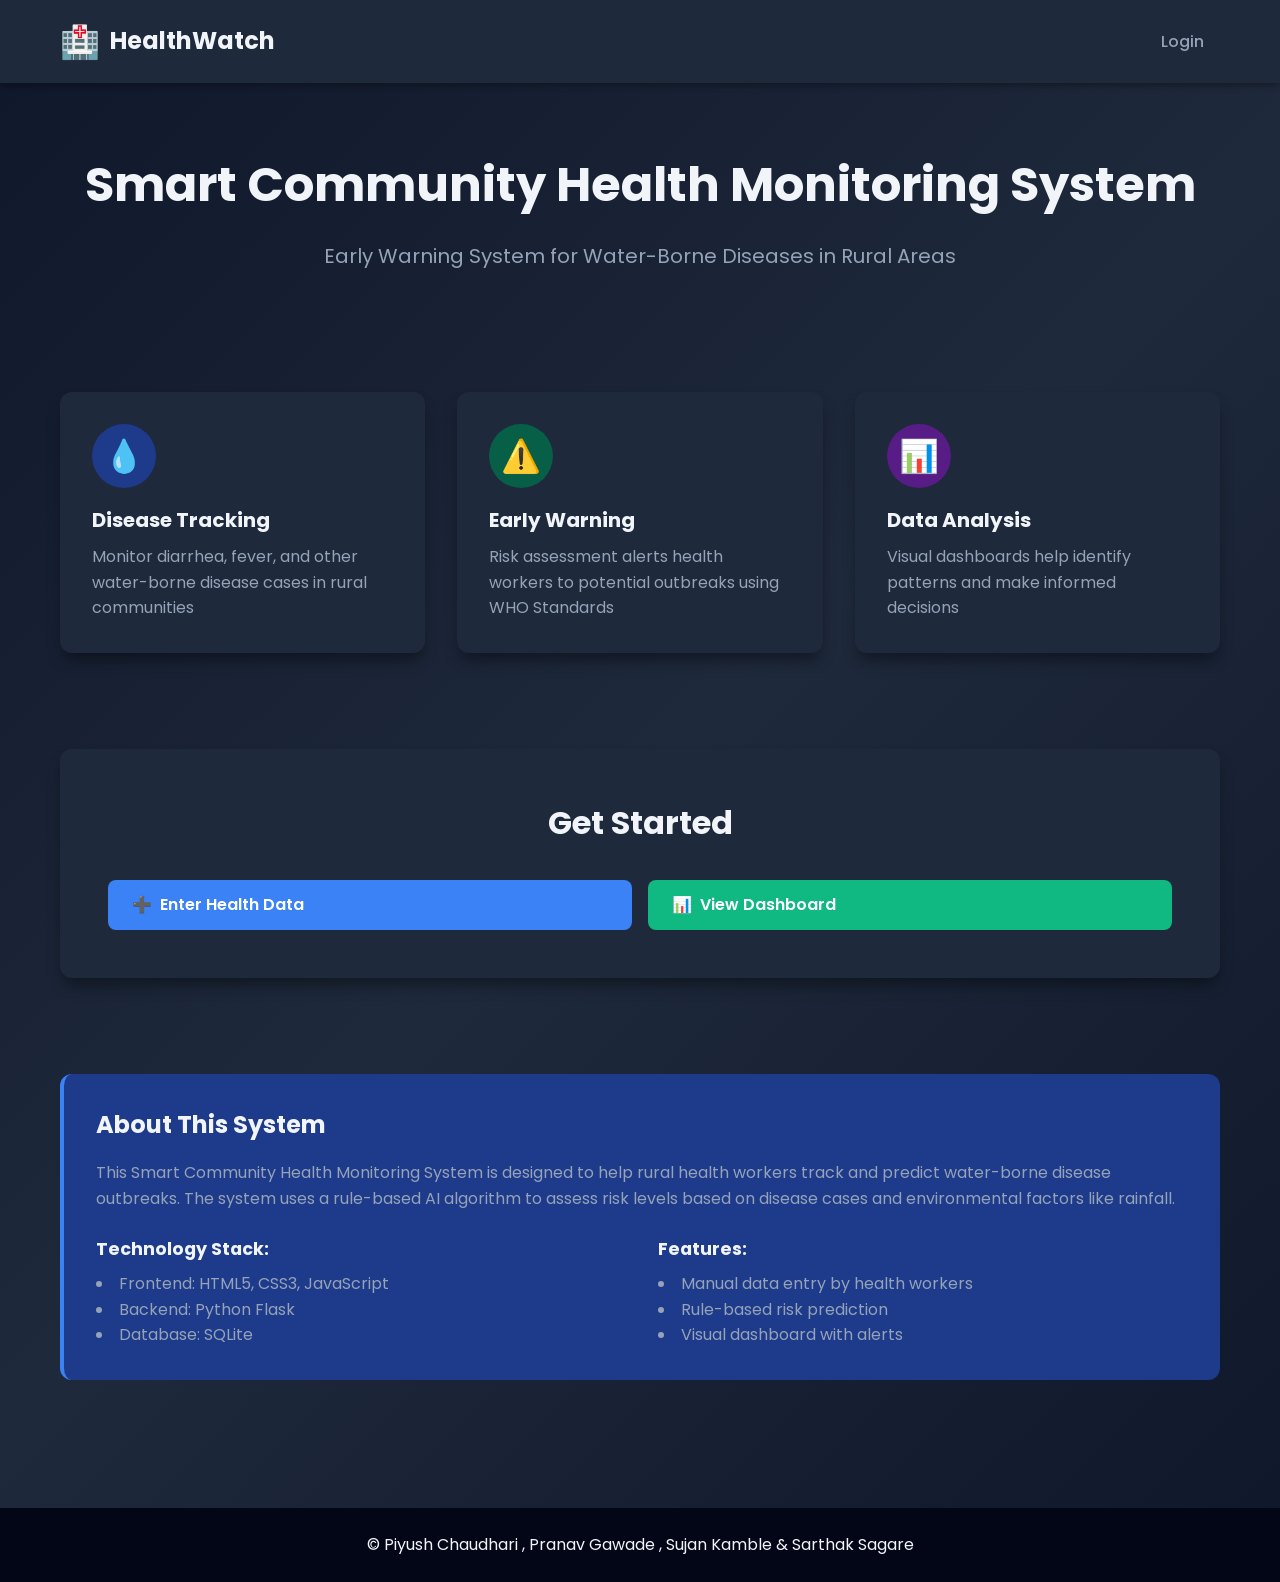
<file: index.html>
<!DOCTYPE html>
<html lang="en">
<head>
    <meta charset="UTF-8">
    <meta name="viewport" content="width=device-width, initial-scale=1.0">
    <title>Smart Health Monitoring System</title>
    <link rel="stylesheet" href="style.css">
    <link href="https://fonts.googleapis.com/css2?family=Poppins:wght@300;400;600;700&display=swap" rel="stylesheet">
</head>
<body>
    <!-- Navigation Bar -->
    <nav class="navbar">
        <div class="container">
            <div class="nav-brand">
                <span class="icon">🏥</span>
                <span class="brand-name">HealthWatch</span>
            </div>
            <div class="nav-links">
                <a href="login.html" class="btn-nav">Login</a>
            </div>
        </div>
    </nav>

    <!-- Hero Section -->
    <section class="hero">
        <div class="container">
            <h1 class="hero-title">Smart Community Health Monitoring System</h1>
            <p class="hero-subtitle">Early Warning System for Water-Borne Diseases in Rural Areas</p>
        </div>
    </section>

    <!-- Features Section -->
    <section class="features">
        <div class="container">
            <div class="feature-grid">
                <div class="feature-card" onclick="openModal('disease')">
                    <div class="feature-icon blue">💧</div>
                    <h3>Disease Tracking</h3>
                    <p>Monitor diarrhea, fever, and other water-borne disease cases in rural communities</p>
                </div>
                <div class="feature-card" onclick="openModal('warning')">
                    <div class="feature-icon green">⚠️</div>
                    <h3>Early Warning</h3>
                    <p>Risk assessment alerts health workers to potential outbreaks using WHO Standards</p>
                </div>
                <div class="feature-card" onclick="openModal('analysis')">
                    <div class="feature-icon purple">📊</div>
                    <h3>Data Analysis</h3>
                    <p>Visual dashboards help identify patterns and make informed decisions</p>
                </div>
            </div>
        </div>
    </section>

    <!-- Call to Action -->
    <section class="cta">
        <div class="container">
            <div class="cta-card">
                <h2>Get Started</h2>
                <div class="cta-buttons">
                    <a href="login.html" class="btn btn-primary">
                        <span>➕</span> Enter Health Data
                    </a>
                    <a href="login.html" class="btn btn-success">
                        <span>📊</span> View Dashboard
                    </a>
                </div>
            </div>
        </div>
    </section>

    <!-- About Section -->
    <section class="about">
        <div class="container">
            <div class="about-card">
                <h3>About This System</h3>
                <p>This Smart Community Health Monitoring System is designed to help rural health workers track and predict water-borne disease outbreaks. The system uses a rule-based AI algorithm to assess risk levels based on disease cases and environmental factors like rainfall.</p>
                <div class="about-grid">
                    <div>
                        <h4>Technology Stack:</h4>
                        <ul>
                            <li>Frontend: HTML5, CSS3, JavaScript</li>
                            <li>Backend: Python Flask</li>
                            <li>Database: SQLite</li>
                        </ul>
                    </div>
                    <div>
                        <h4>Features:</h4>
                        <ul>
                            <li>Manual data entry by health workers</li>
                            <li>Rule-based risk prediction</li>
                            <li>Visual dashboard with alerts</li>
                        </ul>
                    </div>
                </div>
            </div>
        </div>
    </section>

    <!-- Footer -->
    <footer class="footer">
        <div class="container">
            <p>&copy; Piyush Chaudhari , Pranav Gawade , Sujan Kamble & Sarthak Sagare</p>
        </div>
    </footer>

    <!-- Feature Modal -->
    <div id="featureModal" class="modal">
        <div class="modal-content">
            <span class="close-btn" onclick="closeModal()">&times;</span>
            <div id="modalIcon" class="feature-icon" style="margin: 0 auto 1rem auto; width: 80px; height: 80px; font-size: 2.5rem;"></div>
            <h2 id="modalTitle">Feature Title</h2>
            <p id="modalDesc">Detailed description goes here...</p>
            <div id="modalDetails" class="modal-details">
            </div>
        </div>
    </div>

    <script>
        const featureData = {
            disease: {
                title: "Disease Tracking",
                icon: "💧",
                iconClass: "blue",
                desc: "Monitor diarrhea, fever, and other water-borne disease cases in rural communities",
                details: "<ul><li>Real-time tracking of reported cases.</li><li>Geographic mapping of disease hotspots.</li><li>Historical data analysis for seasonal trends.</li></ul>"
            },
            warning: {
                title: "Early Warning",
                icon: "⚠️",
                iconClass: "green",
                desc: "Risk assessment alerts health workers to potential outbreaks using WHO Standards",
                details: "<ul><li>Automated alert generation based on predefined thresholds.</li><li>SMS/Email notifications to localized health workers.</li><li>Integration with weather data like rainfall and temperature.</li></ul>"
            },
            analysis: {
                title: "Data Analysis",
                icon: "📊",
                iconClass: "purple",
                desc: "Visual dashboards help identify patterns and make informed decisions",
                details: "<ul><li>Interactive charts and graphs for clear insights.</li><li>Exportable reports for regional authorities.</li><li>Predictive modeling capabilities to anticipate future outbreaks.</li></ul>"
            }
        };

        function openModal(featureId) {
            const modal = document.getElementById('featureModal');
            const data = featureData[featureId];
            
            if(data) {
                document.getElementById('modalTitle').innerText = data.title;
                const iconEl = document.getElementById('modalIcon');
                iconEl.innerText = data.icon;
                iconEl.className = 'feature-icon ' + data.iconClass; 
                document.getElementById('modalDesc').innerText = data.desc;
                document.getElementById('modalDetails').innerHTML = data.details;
                
                modal.style.display = 'flex';
            }
        }

        function closeModal() {
            document.getElementById('featureModal').style.display = 'none';
        }

        window.onclick = function(event) {
            const modal = document.getElementById('featureModal');
            if (event.target == modal) {
                closeModal();
            }
        }
    </script>
</body>
</html>
</file>
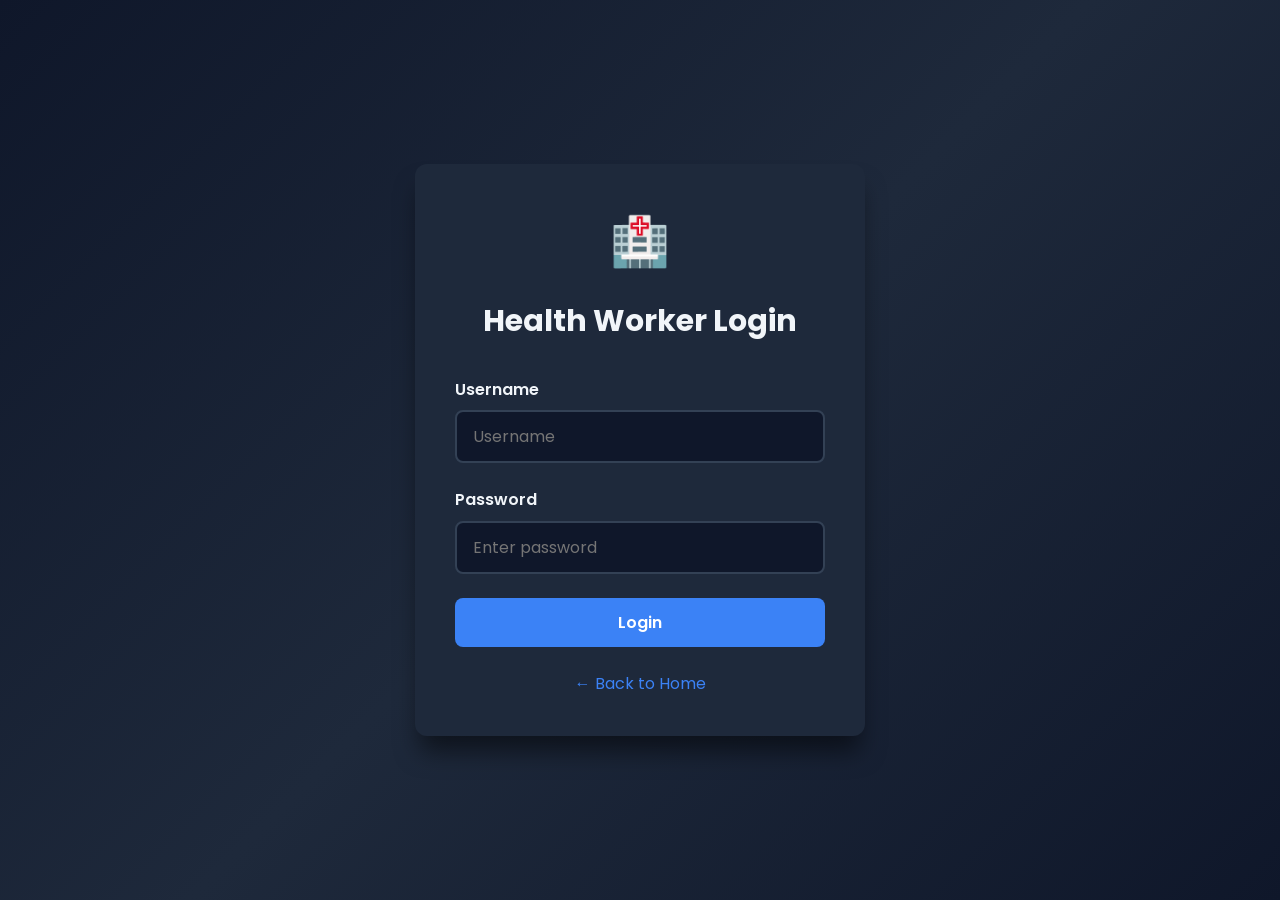
<file: login.html>
<!DOCTYPE html>
<html lang="en">
<head>
    <meta charset="UTF-8">
    <meta name="viewport" content="width=device-width, initial-scale=1.0">
    <title>Login - Health Monitoring System</title>
    <link rel="stylesheet" href="style.css">
    <link href="https://fonts.googleapis.com/css2?family=Poppins:wght@300;400;600;700&display=swap" rel="stylesheet">
</head>
<body class="login-body">
    <div class="login-container">
        <div class="login-card">
            <div class="login-header">
                <div class="login-icon">🏥</div>
                <h2>Health Worker Login</h2>
            
            </div>

            <div class="login-form">
                <div class="form-group">
                    <label>Username</label>
                    <input type="text" id="username" placeholder="Username">
                </div>

                <div class="form-group">
                    <label>Password</label>
                    <input type="password" id="password" placeholder="Enter password">
                </div>

                <button onclick="login()" class="btn btn-primary btn-full">Login</button>
            </div>

            <div class="login-footer">
                <a href="index.html">← Back to Home</a>
            </div>
        </div>
    </div>

<script>
    async function login() {
        const username = document.getElementById('username').value.trim();
        const password = document.getElementById('password').value.trim();

        try {
            const response = await fetch('/api/login', {
                method: 'POST',
                headers: { 'Content-Type': 'application/json' },
                body: JSON.stringify({ username, password })
            });

            if (response.ok) {
                window.location.href = 'data-entry.html';
                return;
            }

            const result = await response.json().catch(() => ({}));
            alert(result.error || "Invalid username or password");
        } catch (e) {
            alert("Cannot connect to server. Please ensure the app is running.");
        }
    }
</script>

</body>
</html>
</file>
<file: style.css>
/* ===========================
   GLOBAL STYLES & VARIABLES
   =========================== */
* {
    margin: 0;
    padding: 0;
    box-sizing: border-box;
}

:root {
    --primary-blue: #3b82f6;
    --primary-green: #10b981;
    --danger-red: #ef4444;
    --warning-yellow: #f59e0b;
    --bg-dark: #0f172a;
    --bg-darker: #020617;
    --card-bg: #1e293b;
    --text-light: #f1f5f9;
    --text-gray: #94a3b8;
    --border-color: #334155;
    --white: #ffffff;
    --shadow: 0 4px 6px -1px rgba(0, 0, 0, 0.3);
    --shadow-lg: 0 10px 15px -3px rgba(0, 0, 0, 0.4);
}

body {
    font-family: 'Poppins', sans-serif;
    background: linear-gradient(135deg, #0f172a 0%, #1e293b 50%, #0f172a 100%);
    color: var(--text-light);
    line-height: 1.6;
    min-height: 100vh;
}

.container {
    max-width: 1200px;
    margin: 0 auto;
    padding: 0 20px;
}

.container-narrow {
    max-width: 800px;
    margin: 0 auto;
    padding: 0 20px;
}

/* ===========================
   NAVIGATION BAR
   =========================== */
.navbar {
    background: var(--card-bg);
    box-shadow: var(--shadow);
    padding: 1rem 0;
    position: sticky;
    top: 0;
    z-index: 100;
}

.navbar .container {
    display: flex;
    justify-content: space-between;
    align-items: center;
}

.nav-brand {
    display: flex;
    align-items: center;
    gap: 10px;
    font-size: 1.5rem;
    font-weight: 700;
    color: var(--text-light);
}

.nav-brand .icon {
    font-size: 2rem;
}

.nav-links {
    display: flex;
    gap: 15px;
}

.btn-nav {
    padding: 0.5rem 1rem;
    color: var(--text-gray);
    text-decoration: none;
    border-radius: 8px;
    transition: all 0.3s;
    font-weight: 500;
}

.btn-nav:hover {
    background: var(--bg-dark);
    color: var(--primary-blue);
}

/* ===========================
   BUTTONS
   =========================== */
.btn {
    padding: 0.75rem 1.5rem;
    border: none;
    border-radius: 8px;
    font-size: 1rem;
    font-weight: 600;
    cursor: pointer;
    transition: all 0.3s;
    text-decoration: none;
    display: inline-flex;
    align-items: center;
    gap: 8px;
    font-family: 'Poppins', sans-serif;
}

.btn-primary {
    background: var(--primary-blue);
    color: var(--white);
}

.btn-primary:hover {
    background: #2563eb;
    transform: translateY(-2px);
    box-shadow: var(--shadow-lg);
}

.btn-success {
    background: var(--primary-green);
    color: var(--white);
}

.btn-success:hover {
    background: #059669;
    transform: translateY(-2px);
    box-shadow: var(--shadow-lg);
}

.btn-secondary {
    background: var(--bg-dark);
    color: var(--text-light);
    border: 2px solid var(--border-color);
}

.btn-secondary:hover {
    background: var(--card-bg);
    border-color: var(--primary-blue);
}

.btn-full {
    width: 100%;
    justify-content: center;
}

/* ===========================
   HERO SECTION
   =========================== */
.hero {
    text-align: center;
    padding: 4rem 0;
}

.hero-title {
    font-size: 3rem;
    font-weight: 700;
    margin-bottom: 1rem;
    color: var(--text-light);
}

.hero-subtitle {
    font-size: 1.25rem;
    color: var(--text-gray);
    margin-bottom: 0.5rem;
}

.hero-meta {
    font-size: 0.875rem;
    color: var(--text-gray);
}

/* ===========================
   FEATURES SECTION
   =========================== */
.features {
    padding: 3rem 0;
}

.feature-grid {
    display: grid;
    grid-template-columns: repeat(auto-fit, minmax(300px, 1fr));
    gap: 2rem;
}

.feature-card {
    background: var(--card-bg);
    padding: 2rem;
    border-radius: 12px;
    box-shadow: var(--shadow-lg);
    transition: all 0.3s;
    cursor: pointer;
}

.feature-card:hover {
    transform: translateY(-5px);
    box-shadow: 0 20px 25px -5px rgba(0, 0, 0, 0.5);
}

.feature-icon {
    width: 64px;
    height: 64px;
    border-radius: 50%;
    display: flex;
    align-items: center;
    justify-content: center;
    font-size: 2rem;
    margin-bottom: 1rem;
}

.feature-icon.blue {
    background: #1e3a8a;
}

.feature-icon.green {
    background: #065f46;
}

.feature-icon.purple {
    background: #581c87;
}

.feature-card h3 {
    font-size: 1.25rem;
    margin-bottom: 0.5rem;
}

.feature-card p {
    color: var(--text-gray);
}

/* ===========================
   CTA SECTION
   =========================== */
.cta {
    padding: 3rem 0;
}

.cta-card {
    background: var(--card-bg);
    padding: 3rem;
    border-radius: 12px;
    box-shadow: var(--shadow-lg);
    text-align: center;
}

.cta-card h2 {
    font-size: 2rem;
    margin-bottom: 2rem;
}

.cta-buttons {
    display: grid;
    grid-template-columns: repeat(auto-fit, minmax(250px, 1fr));
    gap: 1rem;
}

/* ===========================
   ABOUT SECTION
   =========================== */
.about {
    padding: 3rem 0 5rem 0;
}

.about-card {
    background: #1e3a8a;
    padding: 2rem;
    border-radius: 12px;
    border-left: 4px solid var(--primary-blue);
}

.about-card h3 {
    font-size: 1.5rem;
    margin-bottom: 1rem;
}

.about-card p {
    color: var(--text-gray);
    margin-bottom: 1.5rem;
}

.about-grid {
    display: grid;
    grid-template-columns: repeat(auto-fit, minmax(250px, 1fr));
    gap: 2rem;
}

.about-grid h4 {
    font-size: 1.1rem;
    margin-bottom: 0.5rem;
}

.about-grid ul {
    list-style-position: inside;
    color: var(--text-gray);
}

/* ===========================
   LOGIN PAGE
   =========================== */
.login-body {
    display: flex;
    align-items: center;
    justify-content: center;
    min-height: 100vh;
    padding: 20px;
}

.login-container {
    width: 100%;
    max-width: 450px;
}

.login-card {
    background: var(--card-bg);
    padding: 2.5rem;
    border-radius: 12px;
    box-shadow: 0 20px 25px -5px rgba(0, 0, 0, 0.5);
}

.login-header {
    text-align: center;
    margin-bottom: 2rem;
}

.login-icon {
    font-size: 3rem;
    margin-bottom: 1rem;
}

.login-header h2 {
    font-size: 1.875rem;
    margin-bottom: 0.5rem;
}

.login-header p {
    color: var(--text-gray);
}

.login-form {
    margin-bottom: 1.5rem;
}

.login-footer {
    text-align: center;
}

.login-footer a {
    color: var(--primary-blue);
    text-decoration: none;
}

.login-footer a:hover {
    text-decoration: underline;
}

/* ===========================
   FORMS
   =========================== */
.main-section {
    padding: 3rem 0;
}

.form-card {
    background: var(--card-bg);
    padding: 2.5rem;
    border-radius: 12px;
    box-shadow: var(--shadow-lg);
}

.form-card h2 {
    font-size: 2rem;
    margin-bottom: 0.5rem;
}

.form-subtitle {
    color: var(--text-gray);
    margin-bottom: 2rem;
}

.data-form {
    margin-top: 1.5rem;
}

.form-group {
    margin-bottom: 1.5rem;
}

.form-group label {
    display: block;
    font-weight: 600;
    margin-bottom: 0.5rem;
    color: var(--text-light);
}

.form-group input,
.form-group select {
    width: 100%;
    padding: 0.75rem 1rem;
    border: 2px solid var(--border-color);
    border-radius: 8px;
    font-size: 1rem;
    font-family: 'Poppins', sans-serif;
    transition: border-color 0.3s;
    background: var(--bg-dark);
    color: var(--text-light);
}

.form-group input:focus,
.form-group select:focus {
    outline: none;
    border-color: var(--primary-blue);
}

.form-row {
    display: grid;
    grid-template-columns: repeat(auto-fit, minmax(200px, 1fr));
    gap: 1rem;
}

.info-box {
    background: #1e3a8a;
    border-left: 4px solid var(--primary-blue);
    padding: 1rem;
    border-radius: 8px;
    margin-bottom: 1.5rem;
    font-size: 0.875rem;
    color: #93c5fd;
}

/* ===========================
   NOTIFICATIONS
   =========================== */
.notification {
    padding: 1rem;
    border-radius: 8px;
    margin-bottom: 1.5rem;
    font-weight: 500;
}

.notification.success {
    background: #065f46;
    color: #6ee7b7;
    border-left: 4px solid var(--primary-green);
}

.notification.error {
    background: #7f1d1d;
    color: #fca5a5;
    border-left: 4px solid var(--danger-red);
}

/* ===========================
   DASHBOARD
   =========================== */
.page-title {
    font-size: 2rem;
    margin-bottom: 2rem;
}

.stats-grid {
    display: grid;
    grid-template-columns: repeat(auto-fit, minmax(250px, 1fr));
    gap: 1.5rem;
    margin-bottom: 2rem;
}

.stat-card {
    background: var(--card-bg);
    padding: 1.5rem;
    border-radius: 12px;
    box-shadow: var(--shadow-lg);
    display: flex;
    justify-content: space-between;
    align-items: center;
}

.stat-content .stat-label {
    color: var(--text-gray);
    font-size: 0.875rem;
    margin-bottom: 0.5rem;
}

.stat-content .stat-value {
    font-size: 2rem;
    font-weight: 700;
    color: var(--text-light);
}

.stat-card.green .stat-value {
    color: var(--primary-green);
}

.stat-card.yellow .stat-value {
    color: var(--warning-yellow);
}

.stat-card.red .stat-value {
    color: var(--danger-red);
}

.stat-icon {
    font-size: 2.5rem;
    opacity: 0.7;
}

/* ===========================
   TABLE
   =========================== */
.table-card {
    background: var(--card-bg);
    border-radius: 12px;
    box-shadow: var(--shadow-lg);
    overflow: hidden;
    margin-bottom: 2rem;
}

.table-header {
    padding: 1.5rem;
    border-bottom: 1px solid var(--border-color);
    display: flex;
    justify-content: space-between;
    align-items: center;
}

.table-header h3 {
    font-size: 1.25rem;
}

.data-table {
    width: 100%;
    border-collapse: collapse;
}

.data-table thead {
    background: var(--bg-dark);
}

.data-table th {
    padding: 1rem;
    text-align: left;
    font-size: 0.75rem;
    font-weight: 600;
    text-transform: uppercase;
    color: var(--text-gray);
}

.data-table td {
    padding: 1rem;
    border-top: 1px solid var(--border-color);
}

.data-table tbody tr:hover {
    background: var(--bg-dark);
}

.risk-badge {
    padding: 0.375rem 0.75rem;
    border-radius: 9999px;
    font-size: 0.875rem;
    font-weight: 600;
    display: inline-block;
}

.risk-badge.safe {
    background: #065f46;
    color: #6ee7b7;
}

.risk-badge.medium {
    background: #78350f;
    color: #fcd34d;
}

.risk-badge.high {
    background: #7f1d1d;
    color: #fca5a5;
}

.empty-state {
    text-align: center;
    padding: 4rem 2rem;
}

.empty-state .empty-icon {
    font-size: 4rem;
    margin-bottom: 1rem;
    opacity: 0.3;
}

.empty-state p {
    color: var(--text-gray);
    font-size: 1.125rem;
    margin-bottom: 1.5rem;
}

/* ===========================
   ALERTS
   =========================== */
.alert-box {
    background: #7f1d1d;
    border-left: 4px solid var(--danger-red);
    border-radius: 8px;
    padding: 1.5rem;
    margin-top: 2rem;
}

.alert-content {
    display: flex;
    align-items: flex-start;
    gap: 1rem;
}

.alert-icon {
    font-size: 2rem;
    flex-shrink: 0;
}

.alert-box h4 {
    color: #fca5a5;
    font-size: 1.125rem;
    margin-bottom: 0.5rem;
}

.alert-box p {
    color: #fecaca;
}

/* ===========================
   FOOTER
   =========================== */
.footer {
    background: #020617;
    color: var(--text-light);
    padding: 1.5rem 0;
    text-align: center;
    margin-top: 3rem;
}

/* ===========================
   MODALS
   =========================== */
.modal {
    display: none;
    position: fixed;
    z-index: 1000;
    left: 0;
    top: 0;
    width: 100%;
    height: 100%;
    background-color: rgba(0, 0, 0, 0.7);
    align-items: center;
    justify-content: center;
    backdrop-filter: blur(4px);
}

.modal-content {
    background: var(--card-bg);
    padding: 2.5rem;
    border-radius: 12px;
    box-shadow: 0 20px 25px -5px rgba(0, 0, 0, 0.5);
    width: 90%;
    max-width: 500px;
    position: relative;
    text-align: center;
    animation: modalFadeIn 0.3s ease-out forwards;
}

@keyframes modalFadeIn {
    from { opacity: 0; transform: translateY(-20px); }
    to { opacity: 1; transform: translateY(0); }
}

.close-btn {
    position: absolute;
    top: 15px;
    right: 20px;
    color: var(--text-gray);
    font-size: 28px;
    font-weight: bold;
    cursor: pointer;
    transition: color 0.3s;
}

.close-btn:hover {
    color: var(--white);
}

.modal-content h2 {
    font-size: 1.75rem;
    margin-bottom: 0.5rem;
    color: var(--text-light);
}

.modal-content #modalDesc {
    color: var(--text-gray);
    margin-bottom: 1.5rem;
    font-size: 1.1rem;
}

.modal-details {
    text-align: left;
    background: var(--bg-dark);
    padding: 1.5rem;
    border-radius: 8px;
    border: 1px solid var(--border-color);
}

.modal-details ul {
    list-style-type: none;
}

.modal-details ul li {
    margin-bottom: 0.75rem;
    color: var(--text-light);
    display: flex;
    align-items: flex-start;
}

.modal-details ul li:last-child {
    margin-bottom: 0;
}

.modal-details ul li::before {
    content: "✓";
    color: var(--primary-green);
    margin-right: 10px;
    font-weight: bold;
}

/* ===========================
   RESPONSIVE DESIGN
   =========================== */
@media (max-width: 768px) {
    .hero-title {
        font-size: 2rem;
    }

    .hero-subtitle {
        font-size: 1rem;
    }

    .feature-grid,
    .stats-grid {
        grid-template-columns: 1fr;
    }

    .cta-buttons {
        grid-template-columns: 1fr;
    }

    .form-row {
        grid-template-columns: 1fr;
    }

    .nav-brand .brand-name {
        font-size: 1.2rem;
    }

    .table-card {
        overflow-x: auto;
    }
}
</file>
